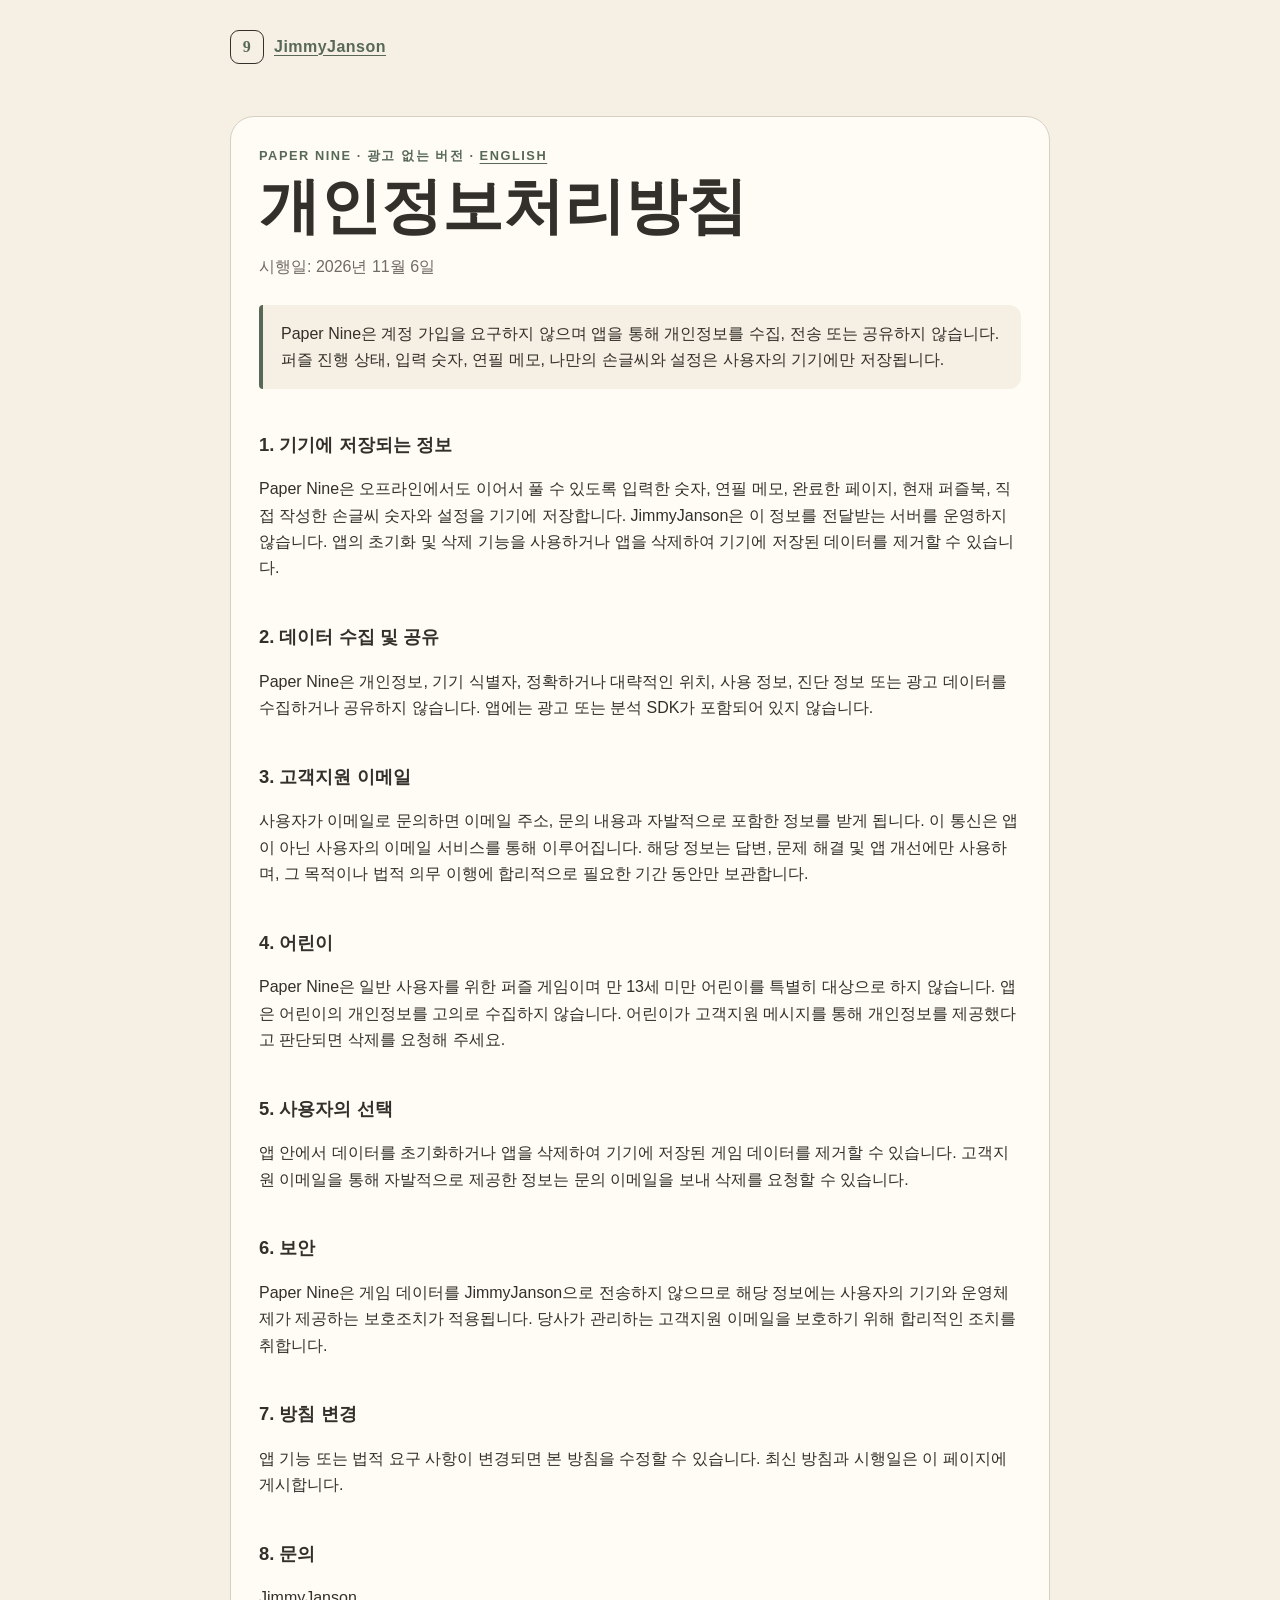
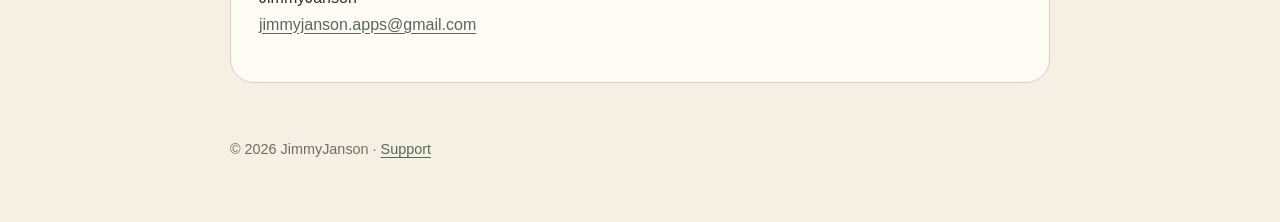
<file: index.html>
<!doctype html>
<html lang="ko">
<head>
  <meta charset="utf-8"><meta name="viewport" content="width=device-width, initial-scale=1">
  <title>Paper Nine 개인정보처리방침 · JimmyJanson</title><link rel="stylesheet" href="/styles.css">
</head>
<body><main class="page">
  <header class="brand"><span class="brand-mark">9</span><a href="/">JimmyJanson</a></header>
  <article class="document">
    <p class="eyebrow">Paper Nine · 광고 없는 버전 · <a href="/paper-nine-no-ads/privacy/">English</a></p><h1>개인정보처리방침</h1><p class="updated">시행일: 2026년 11월 6일</p>
    <div class="notice">Paper Nine은 계정 가입을 요구하지 않으며 앱을 통해 개인정보를 수집, 전송 또는 공유하지 않습니다. 퍼즐 진행 상태, 입력 숫자, 연필 메모, 나만의 손글씨와 설정은 사용자의 기기에만 저장됩니다.</div>
    <h3>1. 기기에 저장되는 정보</h3><p>Paper Nine은 오프라인에서도 이어서 풀 수 있도록 입력한 숫자, 연필 메모, 완료한 페이지, 현재 퍼즐북, 직접 작성한 손글씨 숫자와 설정을 기기에 저장합니다. JimmyJanson은 이 정보를 전달받는 서버를 운영하지 않습니다. 앱의 초기화 및 삭제 기능을 사용하거나 앱을 삭제하여 기기에 저장된 데이터를 제거할 수 있습니다.</p>
    <h3>2. 데이터 수집 및 공유</h3><p>Paper Nine은 개인정보, 기기 식별자, 정확하거나 대략적인 위치, 사용 정보, 진단 정보 또는 광고 데이터를 수집하거나 공유하지 않습니다. 앱에는 광고 또는 분석 SDK가 포함되어 있지 않습니다.</p>
    <h3>3. 고객지원 이메일</h3><p>사용자가 이메일로 문의하면 이메일 주소, 문의 내용과 자발적으로 포함한 정보를 받게 됩니다. 이 통신은 앱이 아닌 사용자의 이메일 서비스를 통해 이루어집니다. 해당 정보는 답변, 문제 해결 및 앱 개선에만 사용하며, 그 목적이나 법적 의무 이행에 합리적으로 필요한 기간 동안만 보관합니다.</p>
    <h3>4. 어린이</h3><p>Paper Nine은 일반 사용자를 위한 퍼즐 게임이며 만 13세 미만 어린이를 특별히 대상으로 하지 않습니다. 앱은 어린이의 개인정보를 고의로 수집하지 않습니다. 어린이가 고객지원 메시지를 통해 개인정보를 제공했다고 판단되면 삭제를 요청해 주세요.</p>
    <h3>5. 사용자의 선택</h3><p>앱 안에서 데이터를 초기화하거나 앱을 삭제하여 기기에 저장된 게임 데이터를 제거할 수 있습니다. 고객지원 이메일을 통해 자발적으로 제공한 정보는 문의 이메일을 보내 삭제를 요청할 수 있습니다.</p>
    <h3>6. 보안</h3><p>Paper Nine은 게임 데이터를 JimmyJanson으로 전송하지 않으므로 해당 정보에는 사용자의 기기와 운영체제가 제공하는 보호조치가 적용됩니다. 당사가 관리하는 고객지원 이메일을 보호하기 위해 합리적인 조치를 취합니다.</p>
    <h3>7. 방침 변경</h3><p>앱 기능 또는 법적 요구 사항이 변경되면 본 방침을 수정할 수 있습니다. 최신 방침과 시행일은 이 페이지에 게시합니다.</p>
    <h3>8. 문의</h3><p>JimmyJanson<br><a href="mailto:jimmyjanson.apps@gmail.com?subject=%5BPaper%20Nine%5D%20Privacy">jimmyjanson.apps@gmail.com</a></p>
  </article>
  <footer>© 2026 JimmyJanson · <a href="/paper-nine/support/">Support</a></footer>
</main></body></html>
</file>
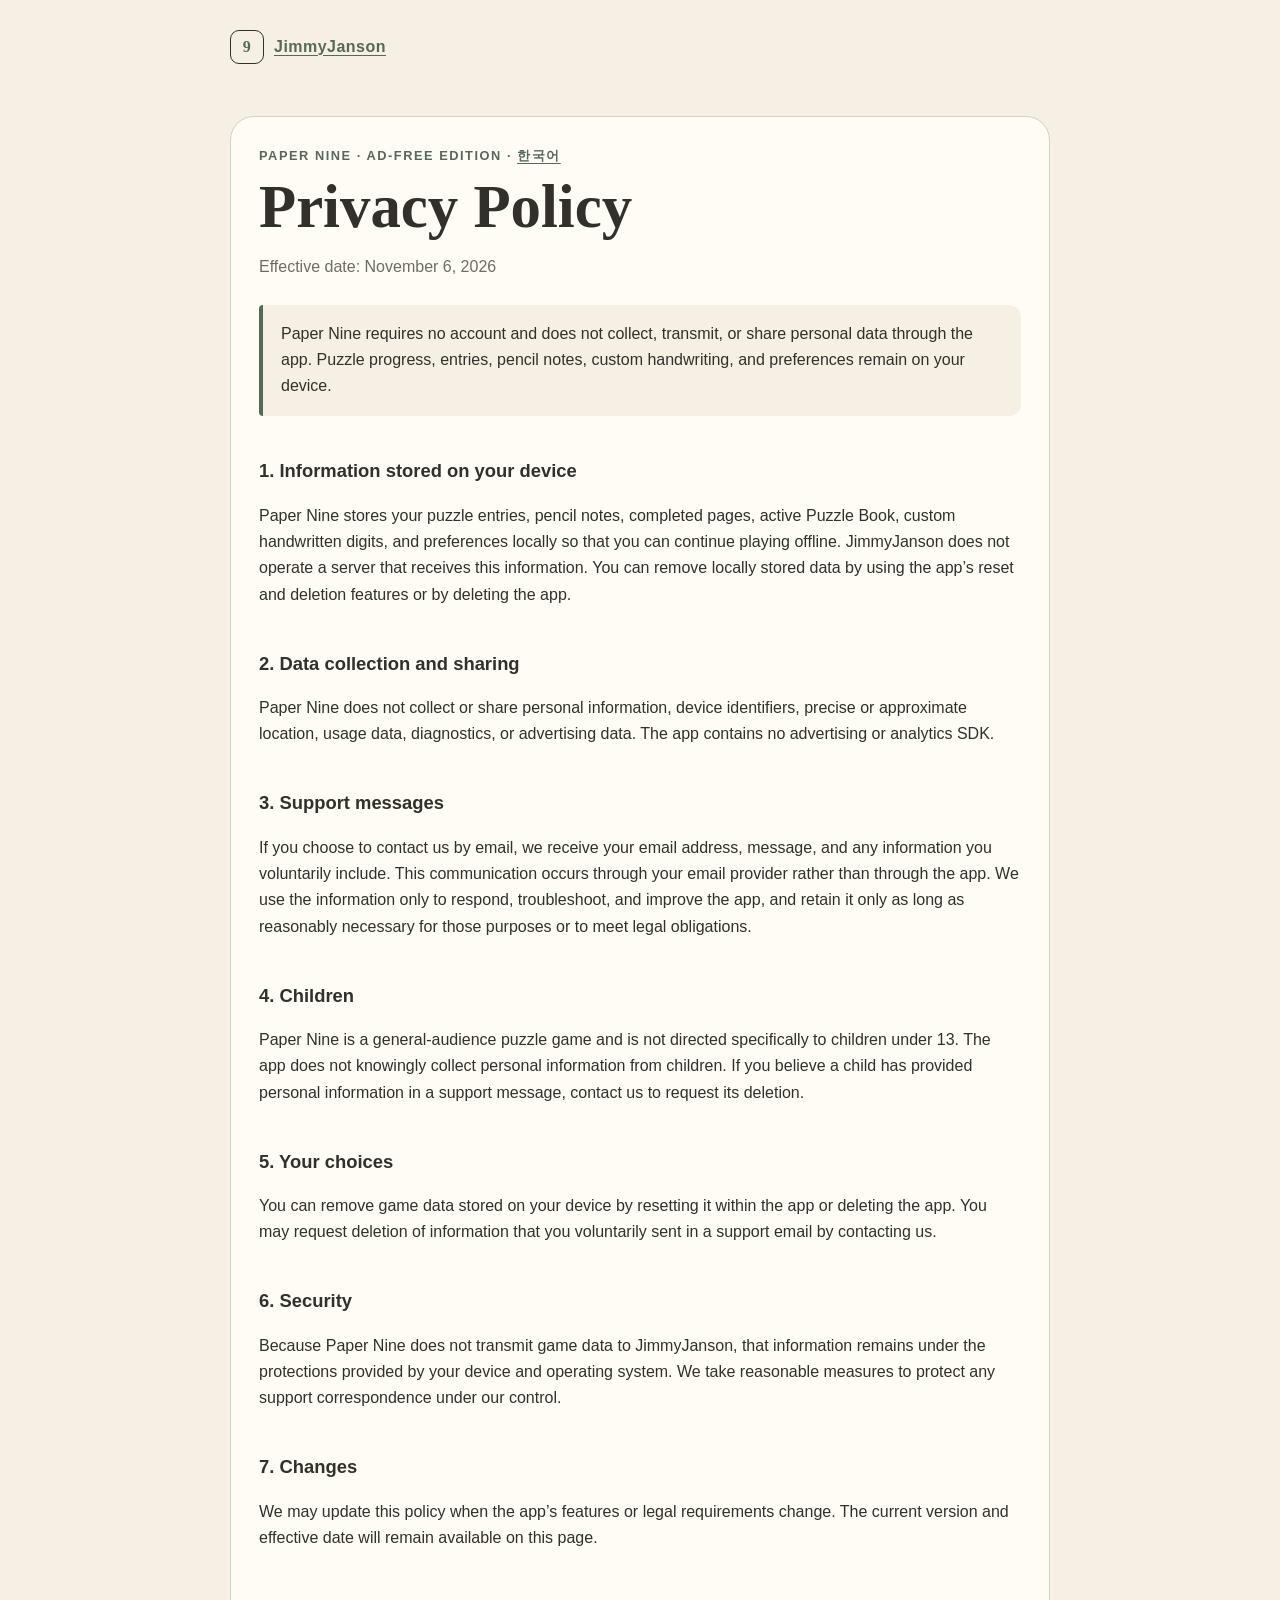
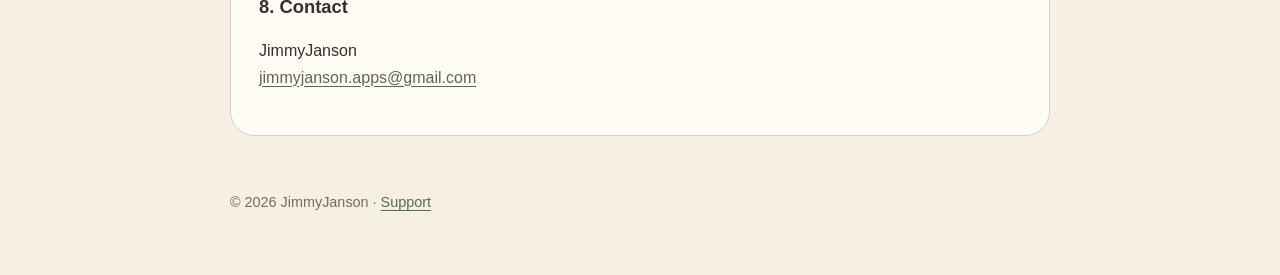
<file: paper-nine-no-ads/privacy/index.html>
<!doctype html>
<html lang="en">
<head>
  <meta charset="utf-8"><meta name="viewport" content="width=device-width, initial-scale=1">
  <title>Paper Nine Privacy Policy · JimmyJanson</title><link rel="stylesheet" href="/styles.css">
</head>
<body><main class="page">
  <header class="brand"><span class="brand-mark">9</span><a href="/">JimmyJanson</a></header>
  <article class="document">
    <p class="eyebrow">Paper Nine · Ad-Free Edition · <a href="/paper-nine-no-ads/privacy/ko/">한국어</a></p><h1>Privacy Policy</h1><p class="updated">Effective date: November 6, 2026</p>
    <div class="notice">Paper Nine requires no account and does not collect, transmit, or share personal data through the app. Puzzle progress, entries, pencil notes, custom handwriting, and preferences remain on your device.</div>
    <h3>1. Information stored on your device</h3><p>Paper Nine stores your puzzle entries, pencil notes, completed pages, active Puzzle Book, custom handwritten digits, and preferences locally so that you can continue playing offline. JimmyJanson does not operate a server that receives this information. You can remove locally stored data by using the app’s reset and deletion features or by deleting the app.</p>
    <h3>2. Data collection and sharing</h3><p>Paper Nine does not collect or share personal information, device identifiers, precise or approximate location, usage data, diagnostics, or advertising data. The app contains no advertising or analytics SDK.</p>
    <h3>3. Support messages</h3><p>If you choose to contact us by email, we receive your email address, message, and any information you voluntarily include. This communication occurs through your email provider rather than through the app. We use the information only to respond, troubleshoot, and improve the app, and retain it only as long as reasonably necessary for those purposes or to meet legal obligations.</p>
    <h3>4. Children</h3><p>Paper Nine is a general-audience puzzle game and is not directed specifically to children under 13. The app does not knowingly collect personal information from children. If you believe a child has provided personal information in a support message, contact us to request its deletion.</p>
    <h3>5. Your choices</h3><p>You can remove game data stored on your device by resetting it within the app or deleting the app. You may request deletion of information that you voluntarily sent in a support email by contacting us.</p>
    <h3>6. Security</h3><p>Because Paper Nine does not transmit game data to JimmyJanson, that information remains under the protections provided by your device and operating system. We take reasonable measures to protect any support correspondence under our control.</p>
    <h3>7. Changes</h3><p>We may update this policy when the app’s features or legal requirements change. The current version and effective date will remain available on this page.</p>
    <h3>8. Contact</h3><p>JimmyJanson<br><a href="mailto:jimmyjanson.apps@gmail.com?subject=%5BPaper%20Nine%5D%20Privacy">jimmyjanson.apps@gmail.com</a></p>
  </article>
  <footer>© 2026 JimmyJanson · <a href="/paper-nine/support/">Support</a></footer>
</main></body></html>
</file>
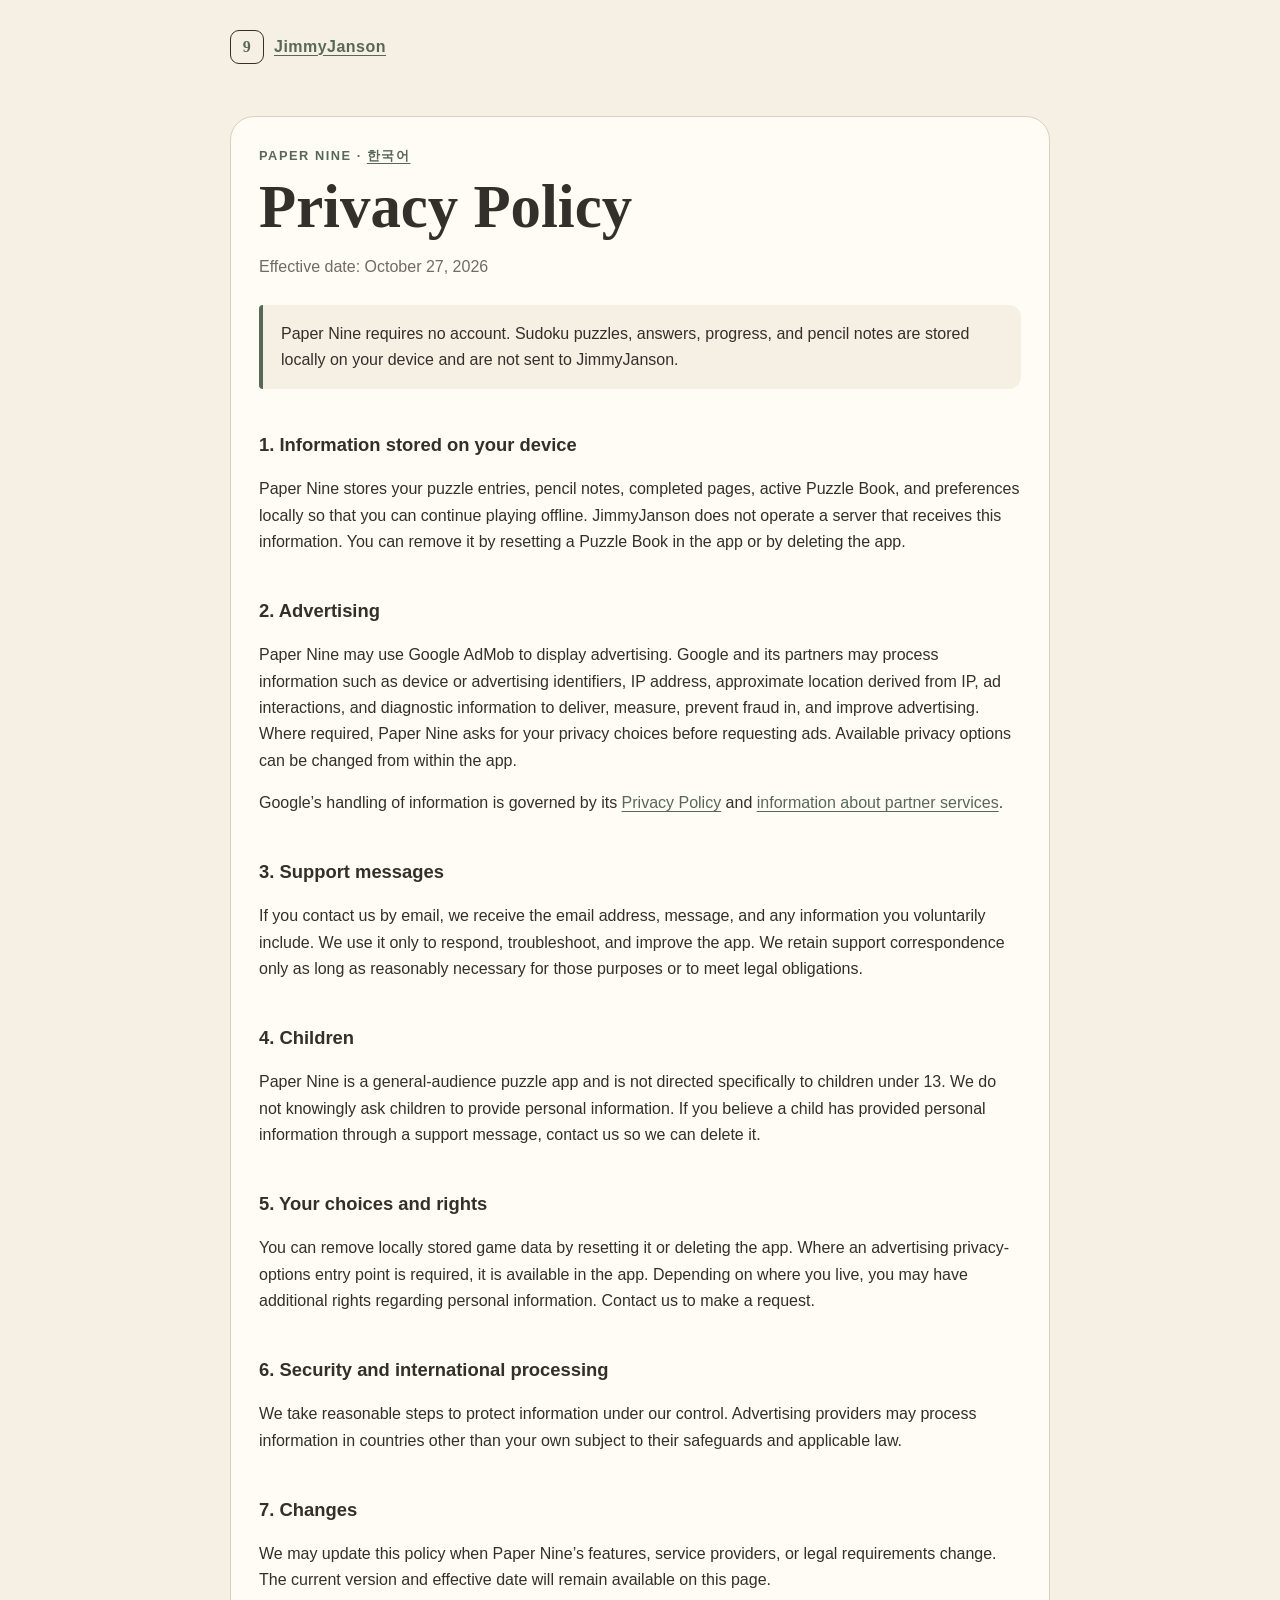
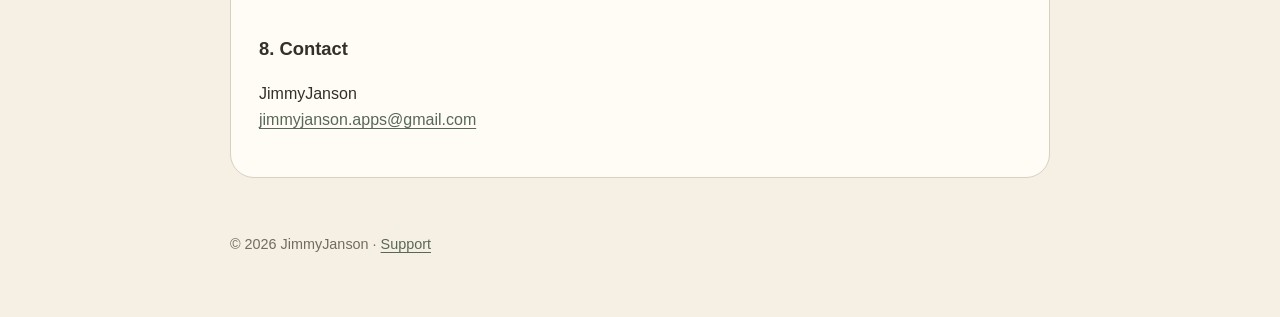
<file: paper-nine/privacy/index.html>
<!doctype html>
<html lang="en">
<head>
  <meta charset="utf-8"><meta name="viewport" content="width=device-width, initial-scale=1">
  <title>Paper Nine Privacy Policy · JimmyJanson</title><link rel="stylesheet" href="/styles.css">
</head>
<body><main class="page">
  <header class="brand"><span class="brand-mark">9</span><a href="/">JimmyJanson</a></header>
  <article class="document">
    <p class="eyebrow">Paper Nine · <a href="/paper-nine/privacy/ko/">한국어</a></p><h1>Privacy Policy</h1><p class="updated">Effective date: October 27, 2026</p>
    <div class="notice">Paper Nine requires no account. Sudoku puzzles, answers, progress, and pencil notes are stored locally on your device and are not sent to JimmyJanson.</div>
    <h3>1. Information stored on your device</h3><p>Paper Nine stores your puzzle entries, pencil notes, completed pages, active Puzzle Book, and preferences locally so that you can continue playing offline. JimmyJanson does not operate a server that receives this information. You can remove it by resetting a Puzzle Book in the app or by deleting the app.</p>
    <h3>2. Advertising</h3><p>Paper Nine may use Google AdMob to display advertising. Google and its partners may process information such as device or advertising identifiers, IP address, approximate location derived from IP, ad interactions, and diagnostic information to deliver, measure, prevent fraud in, and improve advertising. Where required, Paper Nine asks for your privacy choices before requesting ads. Available privacy options can be changed from within the app.</p>
    <p>Google’s handling of information is governed by its <a href="https://policies.google.com/privacy">Privacy Policy</a> and <a href="https://policies.google.com/technologies/partner-sites">information about partner services</a>.</p>
    <h3>3. Support messages</h3><p>If you contact us by email, we receive the email address, message, and any information you voluntarily include. We use it only to respond, troubleshoot, and improve the app. We retain support correspondence only as long as reasonably necessary for those purposes or to meet legal obligations.</p>
    <h3>4. Children</h3><p>Paper Nine is a general-audience puzzle app and is not directed specifically to children under 13. We do not knowingly ask children to provide personal information. If you believe a child has provided personal information through a support message, contact us so we can delete it.</p>
    <h3>5. Your choices and rights</h3><p>You can remove locally stored game data by resetting it or deleting the app. Where an advertising privacy-options entry point is required, it is available in the app. Depending on where you live, you may have additional rights regarding personal information. Contact us to make a request.</p>
    <h3>6. Security and international processing</h3><p>We take reasonable steps to protect information under our control. Advertising providers may process information in countries other than your own subject to their safeguards and applicable law.</p>
    <h3>7. Changes</h3><p>We may update this policy when Paper Nine’s features, service providers, or legal requirements change. The current version and effective date will remain available on this page.</p>
    <h3>8. Contact</h3><p>JimmyJanson<br><a href="mailto:jimmyjanson.apps@gmail.com?subject=%5BPaper%20Nine%5D%20Privacy">jimmyjanson.apps@gmail.com</a></p>
  </article>
  <footer>© 2026 JimmyJanson · <a href="/paper-nine/support/">Support</a></footer>
</main></body></html>
</file>
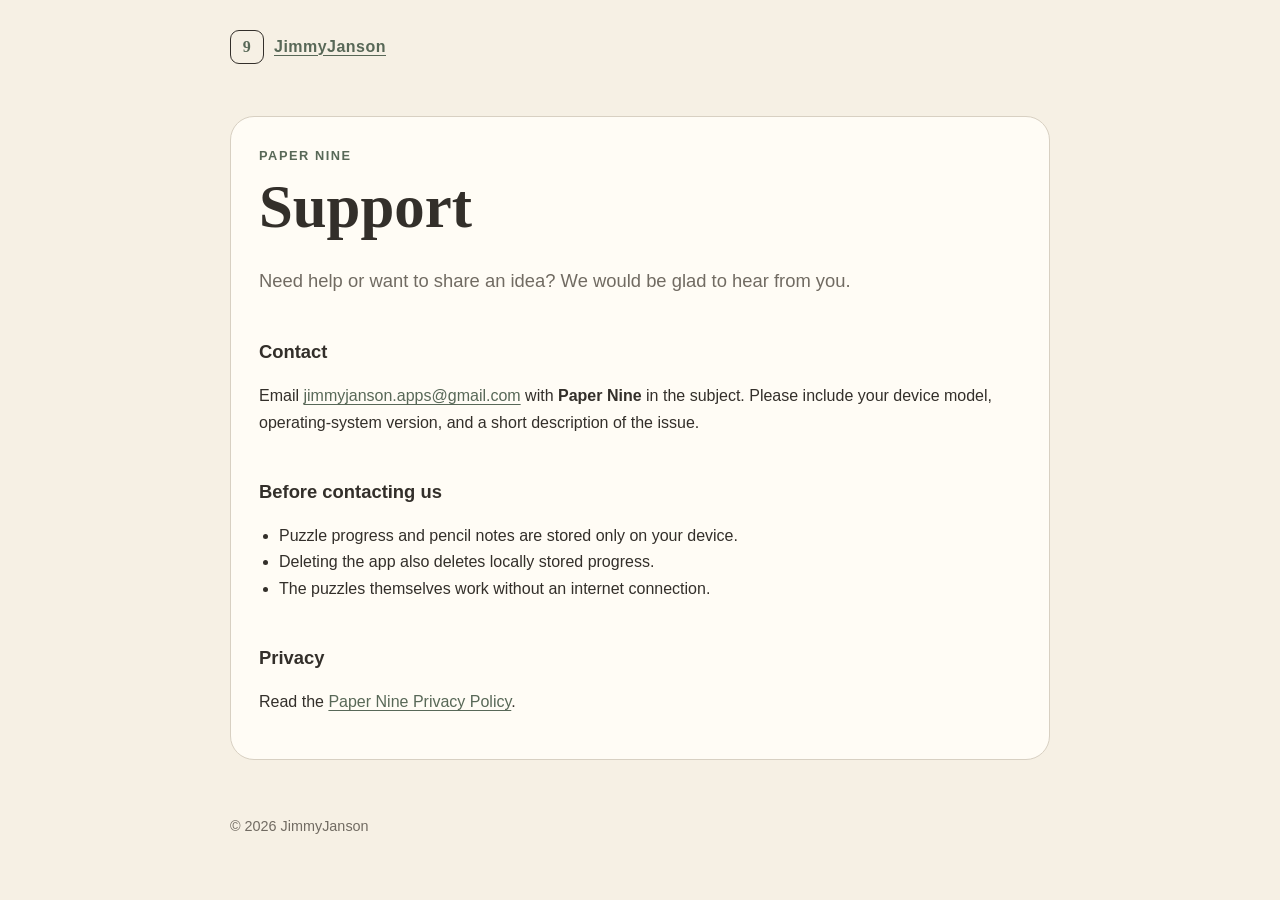
<file: paper-nine/support/index.html>
<!doctype html>
<html lang="en">
<head>
  <meta charset="utf-8"><meta name="viewport" content="width=device-width, initial-scale=1">
  <title>Paper Nine Support · JimmyJanson</title><link rel="stylesheet" href="/styles.css">
</head>
<body><main class="page">
  <header class="brand"><span class="brand-mark">9</span><a href="/">JimmyJanson</a></header>
  <article class="document">
    <p class="eyebrow">Paper Nine</p><h1>Support</h1>
    <p class="lead">Need help or want to share an idea? We would be glad to hear from you.</p>
    <h3>Contact</h3>
    <p>Email <a href="mailto:jimmyjanson.apps@gmail.com?subject=%5BPaper%20Nine%5D%20Support">jimmyjanson.apps@gmail.com</a> with <strong>Paper Nine</strong> in the subject. Please include your device model, operating-system version, and a short description of the issue.</p>
    <h3>Before contacting us</h3>
    <ul><li>Puzzle progress and pencil notes are stored only on your device.</li><li>Deleting the app also deletes locally stored progress.</li><li>The puzzles themselves work without an internet connection.</li></ul>
    <h3>Privacy</h3><p>Read the <a href="/paper-nine/privacy/">Paper Nine Privacy Policy</a>.</p>
  </article>
  <footer>© 2026 JimmyJanson</footer>
</main></body></html>
</file>
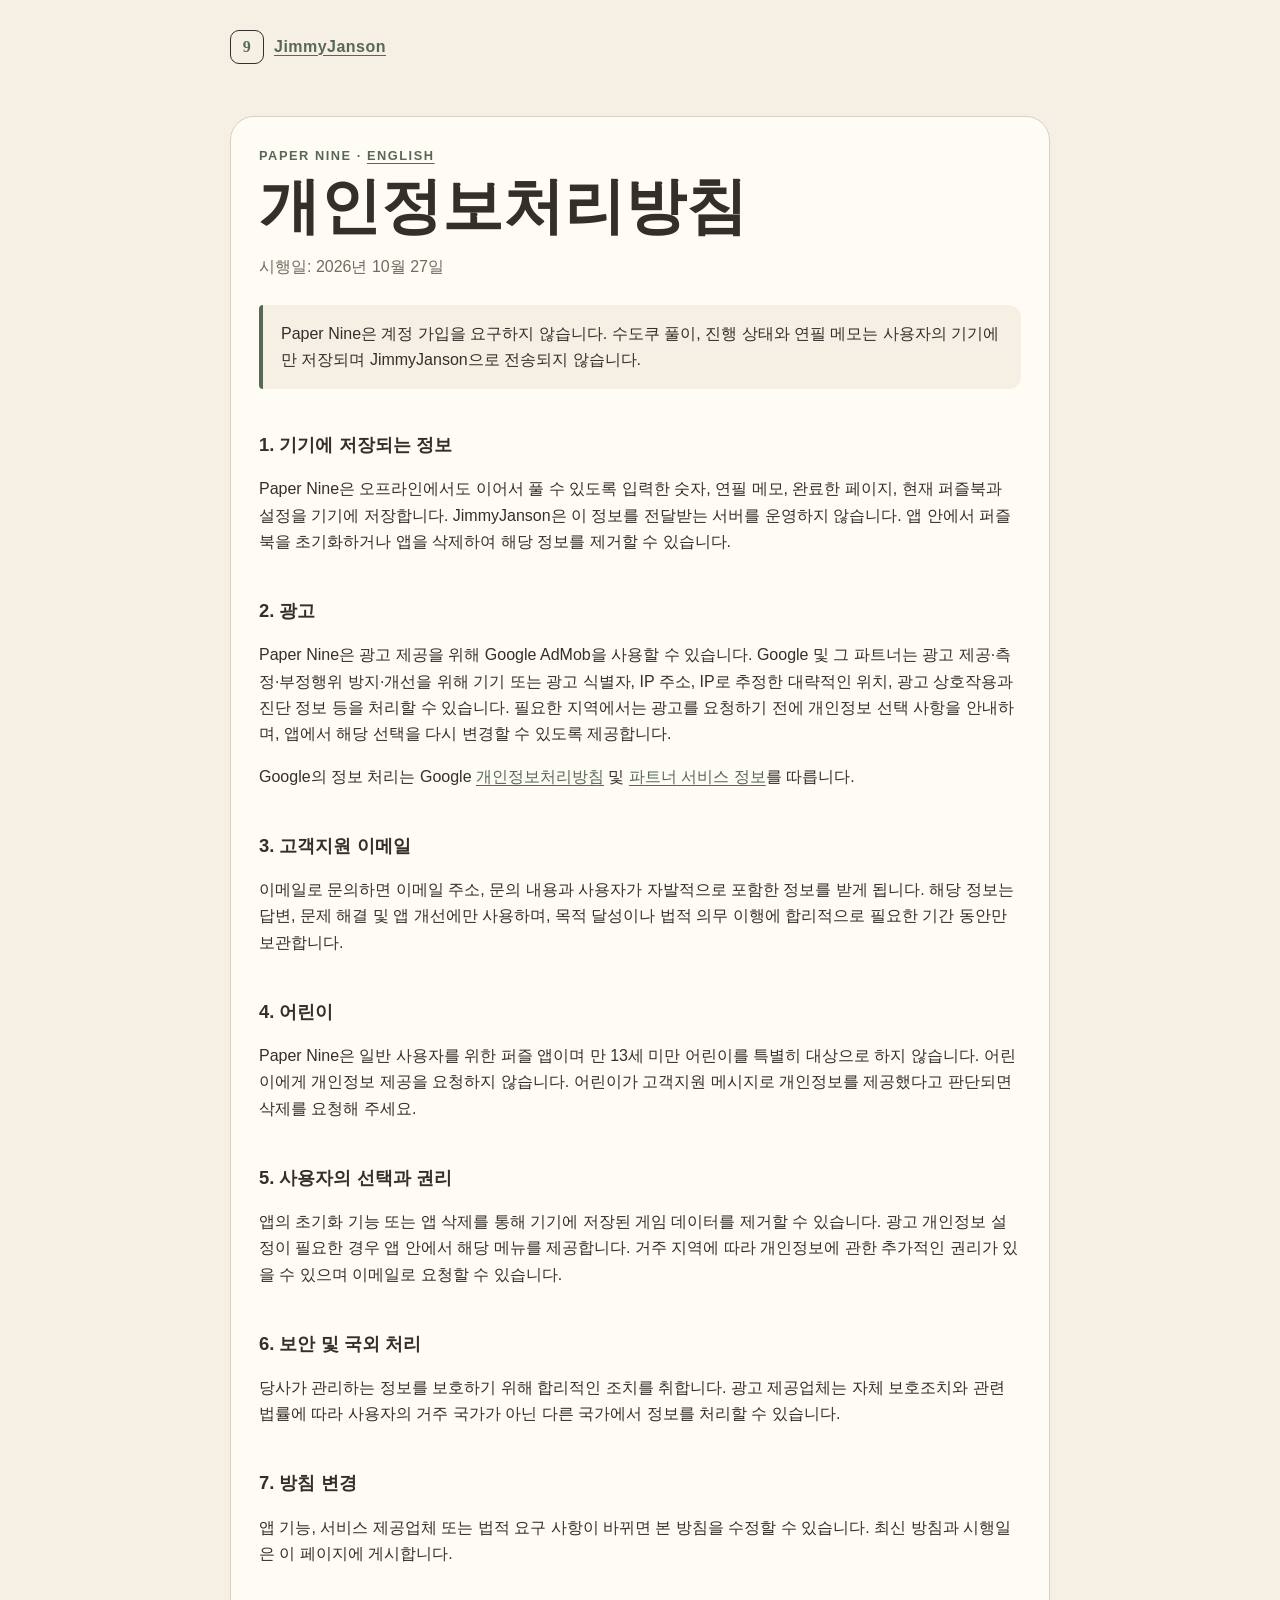
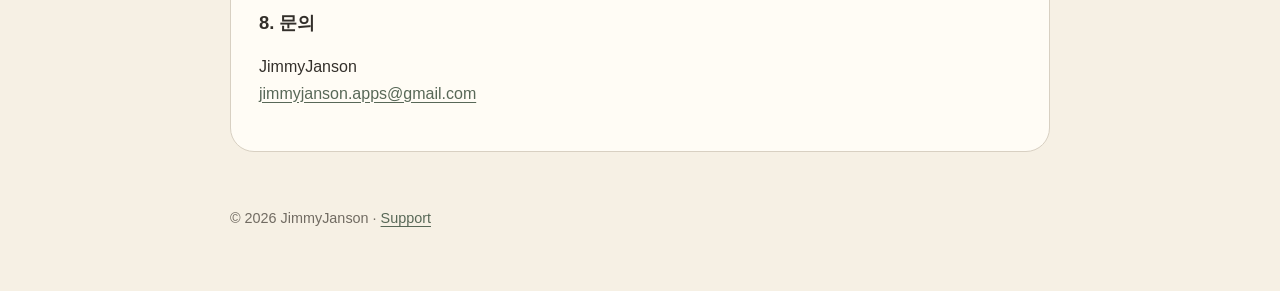
<file: paper-nine/privacy/ko/index.html>
<!doctype html>
<html lang="ko">
<head>
  <meta charset="utf-8"><meta name="viewport" content="width=device-width, initial-scale=1">
  <title>Paper Nine 개인정보처리방침 · JimmyJanson</title><link rel="stylesheet" href="/styles.css">
</head>
<body><main class="page">
  <header class="brand"><span class="brand-mark">9</span><a href="/">JimmyJanson</a></header>
  <article class="document">
    <p class="eyebrow">Paper Nine · <a href="/paper-nine/privacy/">English</a></p><h1>개인정보처리방침</h1><p class="updated">시행일: 2026년 10월 27일</p>
    <div class="notice">Paper Nine은 계정 가입을 요구하지 않습니다. 수도쿠 풀이, 진행 상태와 연필 메모는 사용자의 기기에만 저장되며 JimmyJanson으로 전송되지 않습니다.</div>
    <h3>1. 기기에 저장되는 정보</h3><p>Paper Nine은 오프라인에서도 이어서 풀 수 있도록 입력한 숫자, 연필 메모, 완료한 페이지, 현재 퍼즐북과 설정을 기기에 저장합니다. JimmyJanson은 이 정보를 전달받는 서버를 운영하지 않습니다. 앱 안에서 퍼즐북을 초기화하거나 앱을 삭제하여 해당 정보를 제거할 수 있습니다.</p>
    <h3>2. 광고</h3><p>Paper Nine은 광고 제공을 위해 Google AdMob을 사용할 수 있습니다. Google 및 그 파트너는 광고 제공·측정·부정행위 방지·개선을 위해 기기 또는 광고 식별자, IP 주소, IP로 추정한 대략적인 위치, 광고 상호작용과 진단 정보 등을 처리할 수 있습니다. 필요한 지역에서는 광고를 요청하기 전에 개인정보 선택 사항을 안내하며, 앱에서 해당 선택을 다시 변경할 수 있도록 제공합니다.</p>
    <p>Google의 정보 처리는 Google <a href="https://policies.google.com/privacy?hl=ko">개인정보처리방침</a> 및 <a href="https://policies.google.com/technologies/partner-sites?hl=ko">파트너 서비스 정보</a>를 따릅니다.</p>
    <h3>3. 고객지원 이메일</h3><p>이메일로 문의하면 이메일 주소, 문의 내용과 사용자가 자발적으로 포함한 정보를 받게 됩니다. 해당 정보는 답변, 문제 해결 및 앱 개선에만 사용하며, 목적 달성이나 법적 의무 이행에 합리적으로 필요한 기간 동안만 보관합니다.</p>
    <h3>4. 어린이</h3><p>Paper Nine은 일반 사용자를 위한 퍼즐 앱이며 만 13세 미만 어린이를 특별히 대상으로 하지 않습니다. 어린이에게 개인정보 제공을 요청하지 않습니다. 어린이가 고객지원 메시지로 개인정보를 제공했다고 판단되면 삭제를 요청해 주세요.</p>
    <h3>5. 사용자의 선택과 권리</h3><p>앱의 초기화 기능 또는 앱 삭제를 통해 기기에 저장된 게임 데이터를 제거할 수 있습니다. 광고 개인정보 설정이 필요한 경우 앱 안에서 해당 메뉴를 제공합니다. 거주 지역에 따라 개인정보에 관한 추가적인 권리가 있을 수 있으며 이메일로 요청할 수 있습니다.</p>
    <h3>6. 보안 및 국외 처리</h3><p>당사가 관리하는 정보를 보호하기 위해 합리적인 조치를 취합니다. 광고 제공업체는 자체 보호조치와 관련 법률에 따라 사용자의 거주 국가가 아닌 다른 국가에서 정보를 처리할 수 있습니다.</p>
    <h3>7. 방침 변경</h3><p>앱 기능, 서비스 제공업체 또는 법적 요구 사항이 바뀌면 본 방침을 수정할 수 있습니다. 최신 방침과 시행일은 이 페이지에 게시합니다.</p>
    <h3>8. 문의</h3><p>JimmyJanson<br><a href="mailto:jimmyjanson.apps@gmail.com?subject=%5BPaper%20Nine%5D%20Privacy">jimmyjanson.apps@gmail.com</a></p>
  </article>
  <footer>© 2026 JimmyJanson · <a href="/paper-nine/support/">Support</a></footer>
</main></body></html>
</file>
<file: styles.css>
:root { color-scheme: light; --paper:#f6f0e4; --sheet:#fffcf5; --ink:#332f2a; --muted:#716b62; --sage:#586857; --line:#d8d0c2; }
* { box-sizing:border-box; }
html { background:var(--paper); color:var(--ink); font-family:-apple-system,BlinkMacSystemFont,"Segoe UI",sans-serif; line-height:1.65; }
body { margin:0; }
a { color:var(--sage); text-underline-offset:3px; }
.page { width:min(820px,calc(100% - 40px)); margin:0 auto; padding:30px 0 60px; }
.brand { display:flex; align-items:center; gap:10px; font-weight:700; letter-spacing:.03em; }
.brand-mark { display:grid; place-items:center; width:34px; height:34px; border:1px solid var(--ink); border-radius:9px; font-family:Georgia,serif; color:var(--sage); }
.hero { padding:110px 0 70px; }
.eyebrow { margin:0 0 10px; color:var(--sage); font-size:.8rem; font-weight:750; letter-spacing:.12em; text-transform:uppercase; }
h1 { margin:0; font-family:Georgia,serif; font-size:clamp(3rem,9vw,5.8rem); line-height:1.02; font-weight:600; }
h2 { margin:.1em 0 .4em; font-family:Georgia,serif; font-size:2rem; }
h3 { margin:2.2em 0 .4em; font-size:1.15rem; }
.lead { max-width:600px; margin:28px 0 0; color:var(--muted); font-size:1.15rem; }
.app-card,.document { background:var(--sheet); border:1px solid var(--line); border-radius:24px; padding:28px; }
.app-card { display:grid; grid-template-columns:120px 1fr; gap:28px; align-items:center; }
.app-card p { margin:.2em 0 1em; color:var(--muted); }
nav { display:flex; gap:20px; }
.nine-mark { width:120px; aspect-ratio:1; display:grid; place-items:center; border:2px solid var(--ink); background:linear-gradient(to right,transparent 32%,var(--line) 33%,transparent 34%,transparent 65%,var(--line) 66%,transparent 67%),linear-gradient(to bottom,transparent 32%,var(--line) 33%,transparent 34%,transparent 65%,var(--line) 66%,transparent 67%); }
.nine-mark span { font:700 68px Georgia,serif; color:var(--sage); }
.document { margin-top:52px; }
.document h1 { font-size:clamp(2.2rem,7vw,3.8rem); }
.document .updated { color:var(--muted); }
.document ul { padding-left:1.25em; }
.notice { margin:24px 0; padding:16px 18px; background:var(--paper); border-left:4px solid var(--sage); border-radius:4px 12px 12px 4px; }
footer { margin-top:55px; color:var(--muted); font-size:.9rem; }
@media (max-width:600px) { .hero{padding:75px 0 50px}.app-card{grid-template-columns:1fr}.nine-mark{width:92px}.document{padding:22px} }
</file>
